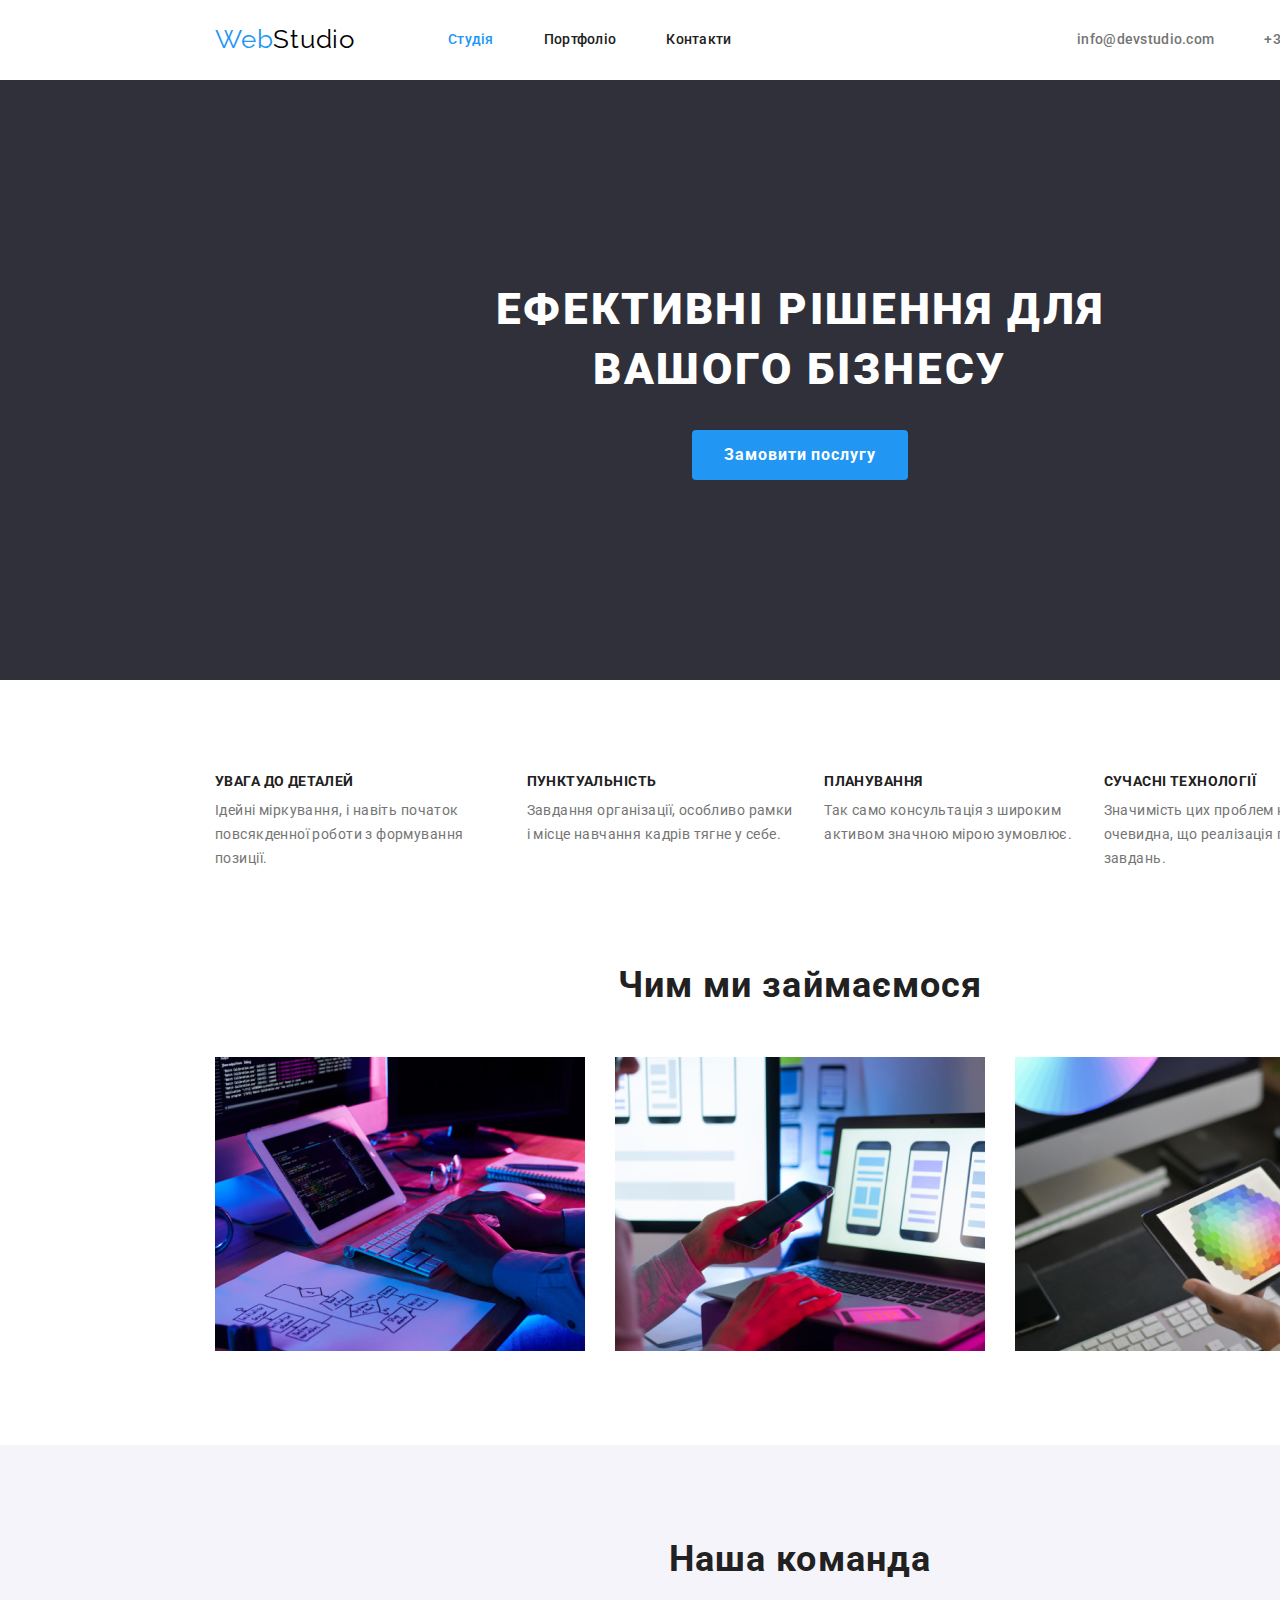
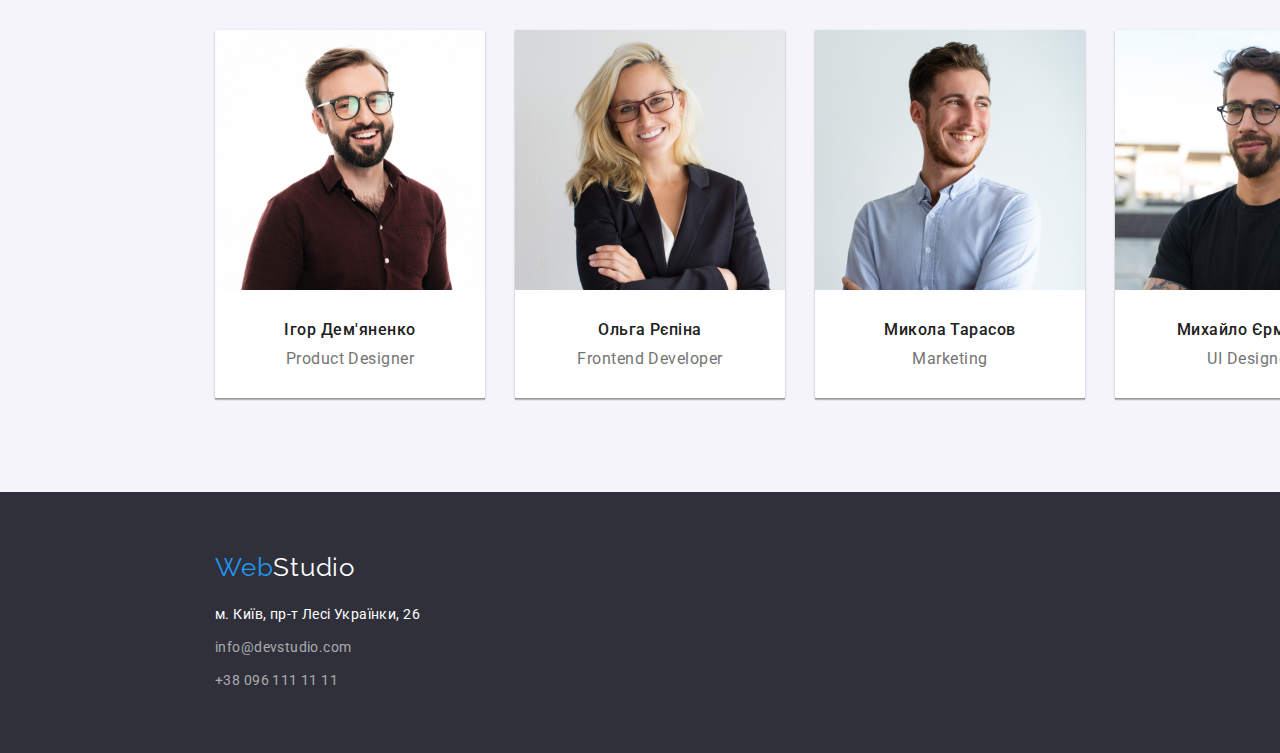
<file: index.html>
<!DOCTYPE html>
<html lang="uk">
  <head>
    <meta charset="UTF-8" />
    <meta http-equiv="X-UA-Compatible" content="IE=edge" />
    <meta name="viewport" content="width=device-width, initial-scale=1.0" />
    <title>Document</title>
    <link rel="stylesheet" href="https://cdnjs.cloudflare.com/ajax/libs/modern-normalize/1.1.0/modern-normalize.min.css
">
    <link rel="stylesheet" href="./css/styles.css" />
    <link rel="preconnect" href="https://fonts.googleapis.com" />
    <link rel="preconnect" href="https://fonts.gstatic.com" crossorigin />
    <link rel="preconnect" href="https://fonts.googleapis.com" />
    <link rel="preconnect" href="https://fonts.gstatic.com" crossorigin />
    <link
      href="https://fonts.googleapis.com/css2?family=Raleway:wght@700&family=Roboto:wght@400;500;700;900&display=swap"
      rel="stylesheet"
    />
  </head>
  <body>
    <header class="head">
      <div class="container header">
        <nav class="head-nav">
          <a href="./index.html" class="logo">Web<span>Studio</span></a>
          <ul class="site-nav">
            <li class="item"><a href="./index.html" class="link current">Студія</a></li>
            <li class="item"><a href="./portfolio.html" class="link">Портфоліо</a></li>
            <li class="item"><a href="#contacts" class="link">Контакти</a></li>
          </ul>
        </nav>
        <ul class="info-link">
          <li class="item">
            <a href="mailto:info@devstudio.com" class="mail">info@devstudio.com</a>
          </li>
          <li class="item"><a href="tel:+380961111111" class="tel">+38 096 111 11 11</a></li>
        </ul>
      </div>
    </header>
    <main>
      <section class="hero">
        <div class="container">
          <h1>ЕФЕКТИВНІ РІШЕННЯ ДЛЯ ВАШОГО БІЗНЕСУ</h1>
          <button class="btn" type="button" class="button">Замовити послугу</button>
        </div>
      </section>
      <section class="section main">
        <div class="container">
          <ul class="main-list">
            <li class="item">
              <h3>УВАГА ДО ДЕТАЛЕЙ</h3>
              <p>
                Ідейні міркування, і навіть початок повсякденної роботи з
                формування позиції.
              </p>
            </li>
            <li class="item">
              <h3>ПУНКТУАЛЬНІСТЬ</h3>
              <p>
                Завдання організації, особливо рамки і місце навчання кадрів тягне
                у себе.
              </p>
            </li>
            <li class="item">
              <h3>ПЛАНУВАННЯ</h3>
              <p>
                Так само консультація з широким активом значною мірою зумовлює.
              </p>
            </li>
            <li class="item">
              <h3>СУЧАСНІ ТЕХНОЛОГІЇ</h3>
              <p>
                Значимість цих проблем настільки очевидна, що реалізація планових
                завдань.
              </p>
            </li>
          </ul>
          </section>
          <section class="section working">
            <div class="container">
            <h2>Чим ми займаємося</h2>
            <ul class="working-list">
              <li class="working-item">
                <img src="./images/box1.jpg" alt="Працюємо на ПК" width="370" />
              </li>
              <li class="working-item">
                <img src="./images/box2.jpg" alt="Працюємо на планшеті" width="370" />
              </li>
              <li class="working-item">
                <img src="./images/box3.jpg" alt="Працюємо на смартфоні" width="370" />
              </li>
            </ul></div>
        </div>
      </section>
      <section class="section profile">
        <div class="container">
          <h2>Наша команда</h2>
          <ul class="profile-list">
            <li class="profile-item">
              <img src="./images/img.jpg" alt="Product Designer" width="270" />
              <h3 class="name">Ігор Дем'яненко</h3>
              <p class="speciality">Product Designer</p>
            </li>
            <li class="profile-item">
              <img src="./images/img1.jpg" alt="Frontend Developer" width="270" />
              <h3 class="name">Ольга Рєпіна</h3>
              <p class="speciality">Frontend Developer</p>
            </li>
            <li class="profile-item">
              <img src="./images/img2.jpg" alt="Marketing" width="270" />
              <h3 class="name">Микола Тарасов</h3>
              <p class="speciality">Marketing</p>
            </li>
            <li class="profile-item">
              <img src="./images/img3.jpg" alt="UI Designer" width="270" />
              <h3 class="name">Михайло Єрмаков</h3>
              <p class="speciality">UI Designer</p>
            </li>
          </ul>
        </div>
      </section>
    </main>
    <footer class="footer">
      <div class="container">
        <a href="./index.html" class="logo-footer">Web<span>Studio</span></a>
      <address id="contacts" class="address">
        м. Київ, пр-т Лесі Українки, 26
        <a href="mailto:info@devstudio.com" class="mail-foot"
          >info@devstudio.com</a
        >
        <a href="tel:+380961111111" class="tel-foot">+38 096 111 11 11</a>
      </address>
      </div>
    </footer>
  </body>
</html>
</file>
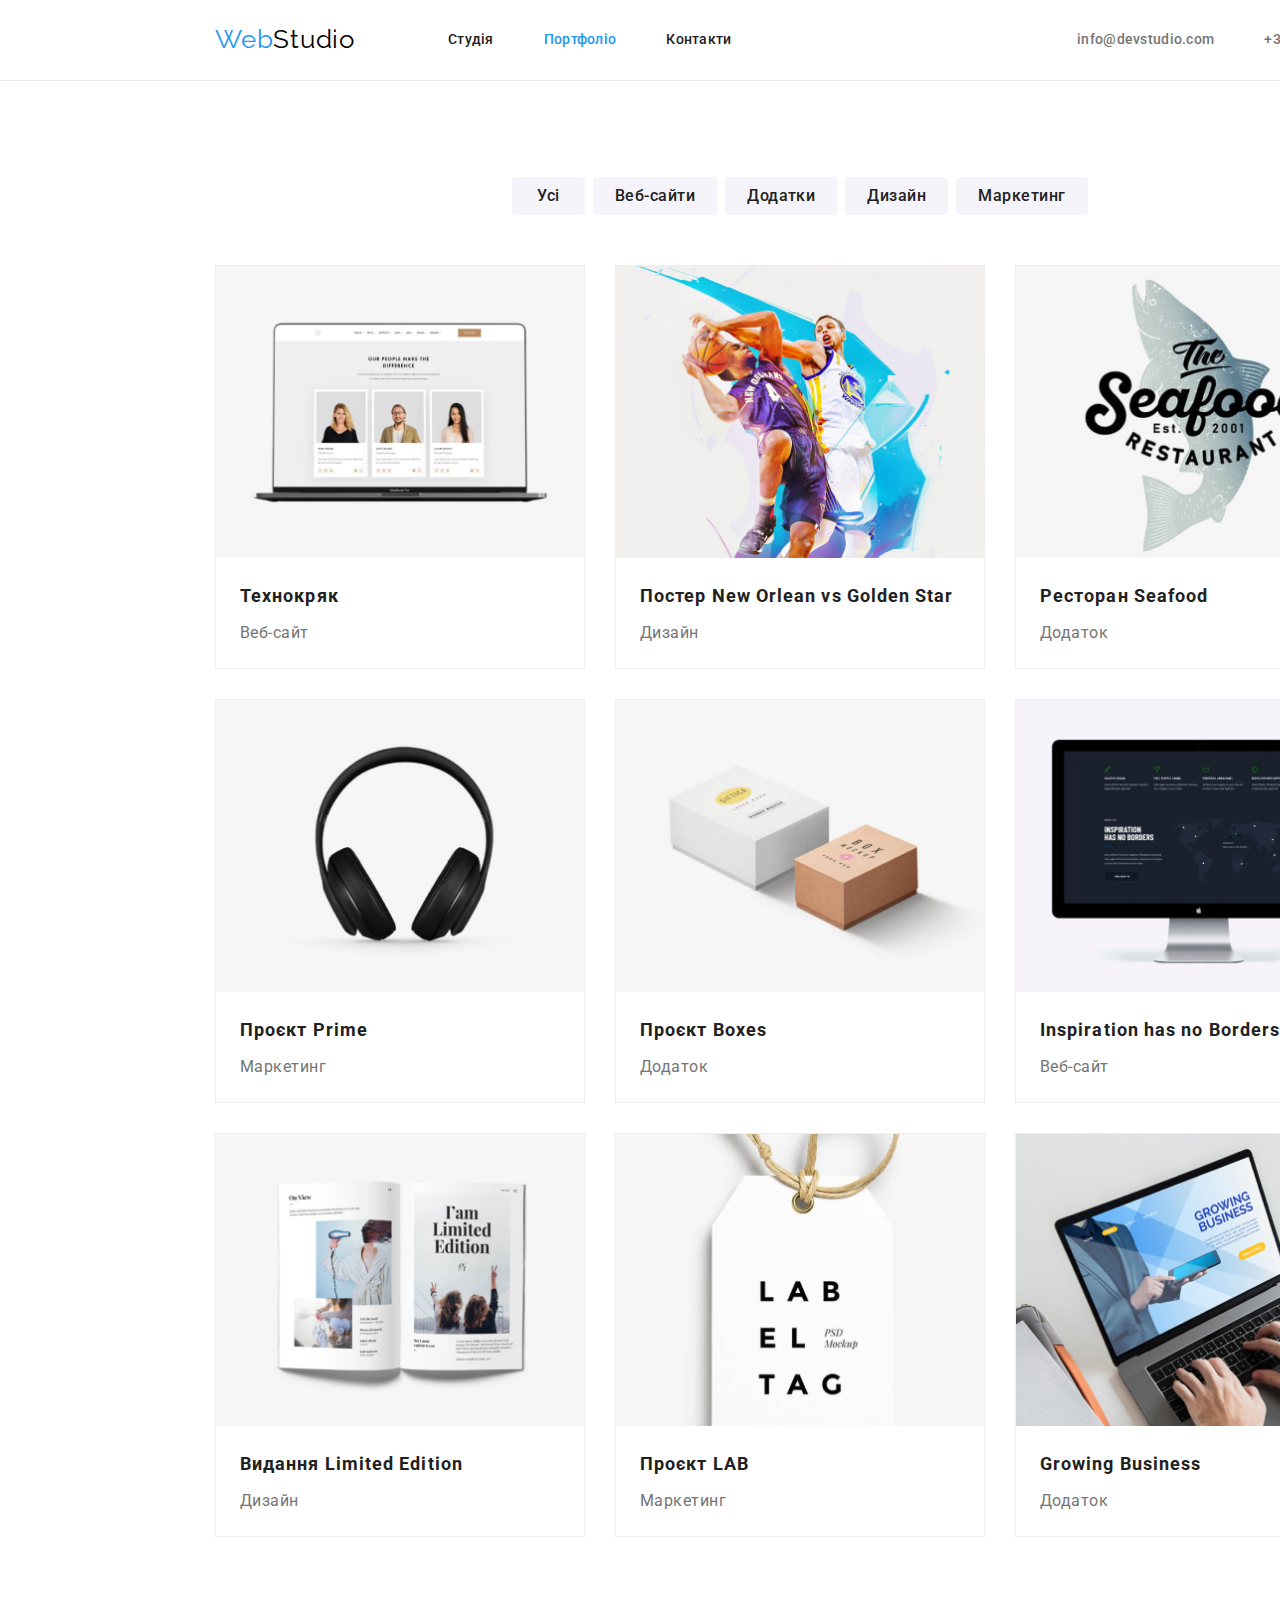
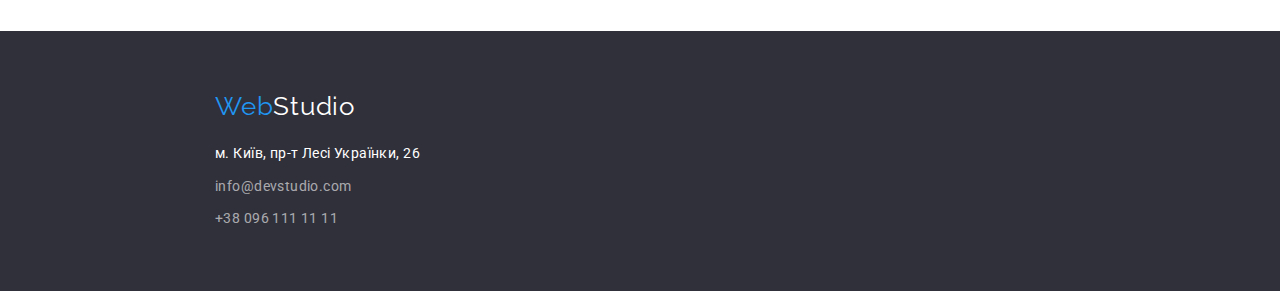
<file: portfolio.html>
<!DOCTYPE html>
<html lang="uk">
  <head>
    <meta charset="UTF-8" />
    <meta http-equiv="X-UA-Compatible" content="IE=edge" />
    <meta name="viewport" content="width=device-width, initial-scale=1.0" />
    <title>Document</title>
    <link rel="stylesheet" href="https://cdnjs.cloudflare.com/ajax/libs/modern-normalize/1.1.0/modern-normalize.min.css



">
    <link rel="stylesheet" href="./css/styles.css" />
    <link
      href="https://fonts.googleapis.com/css2?family=Raleway:wght@700&family=Roboto:wght@100;300;400;500;700;900&display=swap"
      rel="stylesheet"
    />
  </head>

  <body>
    <header class="head-portfolio">
      <div class="container header">
        <nav class="head-nav">
          <a href="./index.html" class="logo">Web<span>Studio</span></a>
          <ul class="site-nav">
            <li class="item"><a href="./index.html" class="link">Студія</a></li>
            <li class="item"><a href="./portfolio.html" class="link current">Портфоліо</a></li>
            <li class="item"><a href="#contacts" class="link">Контакти</a></li>
          </ul>
        </nav>
        <ul class="info-link">
          <li class="item">
            <a href="mailto:info@devstudio.com" class="mail">info@devstudio.com</a>
          </li>
          <li class="item"><a href="tel:+380961111111" class="tel">+38 096 111 11 11</a></li>
        </ul>
      </div>
    </header>
    <main>
      <section class="section portfolio">
        <div class="container">
          <ul class="list-button">
          <li class="item-btn">
            <button class="btn-list first" type="button">Усі</button>
          </li>
          <li class="item-btn">
            <button class="btn-list" type="button">Веб-сайти</button>
          </li>
          <li class="item-btn">
            <button class="btn-list" type="button">Додатки</button>
          </li>
          <li class="item-btn">
            <button class="btn-list" type="button">Дизайн</button>
          </li>
          <li class="item-btn">
            <button class="btn-list" type="button">Маркетинг</button>
          </li>
        </ul>
        <ul class="list-project">
          <li class="project-item">
            <a href="" class="project-link">
              <img src="./images/img4.jpg" alt="Відкритий веб-сайт" width="370" />
              <h2 class="project">Технокряк</h2>
              <p class="type-project">Веб-сайт</p>
            </a> 
          </li>
          <li class="project-item">
            <a href="" class="project-link">
              <img src="./images/img5.jpg" alt="Постер з баскетболістами" width="370" />
              <h2 class="project">Постер New Orlean vs Golden Star</h2>
              <p class="type-project">Дизайн</p>
            </a>   
          </li>
          <li class="project-item">
            <a href="" class="project-link">
              <img src="./images/img6.jpg" alt="Логоти ресторану" width="370" />
              <h2 class="project">Ресторан Seafood</h2>
              <p class="type-project">Додаток</p>
            </a>
          </li>
          <li class="project-item">
            <a href="" class="project-link">
              <img src="./images/img7.jpg" alt="Навушники" width="370" />
              <h2 class="project">Проєкт Prime</h2>
              <p class="type-project">Маркетинг</p>
            </a>
          </li>
          <li class="project-item">
            <a href="" class="project-link">
              <img src="./images/img8.jpg" alt="Коробкт" width="370" />
              <h2 class="project">Проєкт Boxes</h2>
              <p class="type-project">Додаток</p>
            </a>
          </li>
          <li class="project-item">
            <a href="" class="project-link">
              <img src="./images/img9.jpg" alt="Відкритий веб-сайт" width="370" />
              <h2 class="project">Inspiration has no Borders</h2>
              <p class="type-project">Веб-сайт</p>
            </a>
          </li>
          <li class="project-item">
            <a href="" class="project-link">
              <img src="./images/img10.jpg" alt="Відкритий журнал" width="370" />
              <h2 class="project">Видання Limited Edition</h2>
              <p class="type-project">Дизайн</p>
            </a>
          </li>
          <li class="project-item">
            <a href="" class="project-link">
                <img src="./images/img11.jpg" alt="Бірка з логотипом" width="370" />
                <h2 class="project">Проєкт LAB</h2>
                <p class="type-project">Маркетинг</p>
            </a>
          </li>
          <li class="project-item">
            <a href="" class="project-link">
              <img src="./images/img12.jpg" alt="Відкрита веб-сторінка" width="370" />
              <h2 class="project">Growing Business</h2>
              <p class="type-project">Додаток</p>
            </a>
          </li>
        </ul>
        </div>
        
      </section>
    </main>
    <footer class="footer">
      <div class="container">
        <a href="./index.html" class="logo-footer">Web<span>Studio</span></a>
      <address id="contacts" class="address">
        м. Київ, пр-т Лесі Українки, 26
        <a href="mailto:info@devstudio.com" class="mail-foot"
          >info@devstudio.com</a>
        <a href="tel:+380961111111" class="tel-foot">+38 096 111 11 11</a>
      </address>
      </div>
    </footer>
  </body>
</html>
</file>
<file: css/styles.css>
:root {
    --primary-text-color: #212121;
    --text-color: #757575;
    --accent-color: #2196F3;
    --dark-background-color: #2F303A;
}
body {
    font-family: 'Roboto', sans-serif;
    color: var(--primary-text-color);
}
h1, h2, h3 {
    margin-top: 0;
    margin-bottom: 0;
    padding: 0;
}
a {
    text-decoration: none;
    color: inherit;
}

p {
    margin: 0;
}

ul,
ol {
    list-style: none;
    padding: 0;
    margin: 0;
}

img {
    display: block;
    max-width: 100%;
    height: auto;
}

button {
    font-family: inherit;
    border: none;

}
/* Загальні класи */
.container {
    margin-left: 200px;
    margin-right: 200px;
    width: 1200px;
    padding-left: 15px;
    padding-right: 15px;
    /* outline: 2px solid red; */
}
.section {
    padding-top: 0;
    padding-bottom: 94px;

}
/* Хедер */
.head {
    background-color: #fff;
}
.header {
    display: flex;
}
.head li {
    list-style-type: none;
}
.head-nav {
    display: flex;
    align-items: center;
}

.logo {
    font-family: Raleway;
    color: var(--accent-color);
    text-decoration: none;
    font-size: 26px;
    line-height: 1.2;
    letter-spacing: 0.03em;
    padding-top: 24px;
    padding-bottom: 24px;
}
.logo span {
    color: #000;
   
}
.site-nav a {
    display: block;
    color: var(--primary-text-color);
    text-decoration: none; 
    padding-top: 32px;
    padding-bottom: 32px;
}
.site-nav .item:not(:last-child) {
    margin-right: 50px;
}
.site-nav {
    font-weight: 500;
    font-size: 14px;
    line-height: 1.14;
    letter-spacing: 0.02em;
    display: flex;
    margin-left: 93px;
}
.site-nav .link:hover {
    color: var(--accent-color);
}
.site-nav .link.current {
    color: var(--accent-color);
}
.site-nav .link:focus {
    color: var(--accent-color);
}
.info-link {
    font-weight: 500;
    font-size: 14px;
    line-height: 1.14;
    letter-spacing: 0.02em;
    display: flex;
    align-items: center;
    margin-left: auto;
}
.info-link .item:not(:last-child) {
    margin-right: 50px;
}
.info-link a {
    color: var(--text-color);
    text-decoration: none;
    padding-top: 32px;
    padding-bottom: 32px;
}
.info-link .mail:hover {
    color: var(--accent-color);
}
.info-link .tel:hover {
    color: var(--accent-color);
}
.info-link .mail:focus {
    color: var(--accent-color);
}
.info-link .tel:focus {
    color: var(--accent-color);
}
/* Основна частина */
.hero {
    background-color: var(--dark-background-color);
    text-align: center;
    padding-top: 200px;
    padding-bottom: 200px;
    width: 1600px;
}
.hero h1 {
    margin-right: auto;
    margin-left: auto;
    margin-bottom: 30px;
    color: #fff;
    font-weight: 900;
    font-size: 44px;
    line-height: 1.36;
    letter-spacing: 0.06em;
    width: 696px;

}


.btn {
    border-radius: 4px;
    padding: 10px 32px;
    min-width: 216px;
    background-color: var(--accent-color);
    color: #fff;
    font-weight: 700;
    font-size: 16px;
    line-height: 1.87;
    letter-spacing: 0.06em;
    border: 0;
    cursor: pointer;
}
.btn:focus,
.btn:hover {
    background-color: #188CE8 ;
}
.main {
    padding-top: 94px;
}
.main h3 {
   color: var(--primary-text-color); 
   font-size: 14px;
   line-height: 1.14;
   letter-spacing: 0.03em;
   padding-bottom: 10px;
}
.main p {
    color: var(--text-color);
    font-size: 14px;
    line-height: 1.7;
    letter-spacing: 0.03em;
}
.main li {
    list-style-type: none;
}
.main-list {
    display: flex;
}
.item:not(:last-child) {
    margin-right: 30px;
}
.main-list.item {
    width: 270px;
}
   
.working h2 {
    font-size: 36px;
    line-height: 1.16;
    letter-spacing: 0.03em;
    text-align: center;
    padding-bottom: 50px;
}
.working-list {
    display: flex;
}
.working-item:not(:last-child) {
    margin-right: 30px;
}
.working li {
    list-style-type: none;
}
.profile{
    background-color: #F5F4FA;
    
}
.profile h2 {
    font-size: 36px;
    line-height: 1.16;
    letter-spacing: 0.03em;
    text-align: center;
    padding-bottom: 50px;
    padding-top: 94px;
}

.name {
    color: var(--primary-text-color);
    font-weight: 500;
    font-size: 16px;
    line-height: 1.19;
    letter-spacing: 0.03em;
    padding-top: 30px;
    padding-bottom: 10px;
    background-color: #fff;
}
.speciality {
    color: var(--text-color);
    font-size: 16px;
    line-height: 1.19;
    letter-spacing: 0.03em;
    padding-bottom: 30px;
    background-color: #fff;
    border-radius: 0px 0px 4px 4px;
    
}
.profile-list {
    list-style-type: none;
    background-color: #F5F4FA;
    display: flex;
    text-align: center;
    
}
.profile-item {
    width: 270px;
    box-shadow: 0px 1px 3px rgba(0, 0, 0, 0.12), 0px 1px 1px rgba(0, 0, 0, 0.14), 0px 2px 1px rgba(0, 0, 0, 0.2);
    
}
.profile-item:not(:last-child) {
    margin-right: 30px;
}
/* Футер */
.footer {
    background-color: var(--dark-background-color);
    padding-top: 60px;
    padding-bottom: 60px;
    max-width: 1600px;
    
}
.logo-footer {
    color:var(--accent-color) ;
    font-family: 'Raleway';
    text-decoration: none;
    font-size: 26px;
    line-height: 1.19;
    letter-spacing: 0.03em;
}
.logo-footer span {
    color: #FFFFFF;
    font-family: 'Raleway';
    text-decoration: none;
}
.address {
    font-family: 'Roboto';
    font-style: normal;
    color: #fff;
    font-size: 14px;
    line-height: 1.7;
    letter-spacing: 0.03em;
    margin-top: 20px;
}
.address a {
    color: rgba(255, 255, 255, 0.6);
    text-decoration: none;
    display: block;
    margin-top: 9px;
}
.address a:hover {
    color: var(--accent-color);
}
.address a:focus {
    color: var(--accent-color);
}
/* Портфоліо */
.head-portfolio {
    border-bottom: 1px solid #ECECEC;
    
}

.list-button {
    padding-top: 96px;
    padding-bottom: 50px;
    display: flex;
    justify-content: center;
}
.btn-list {
    height: 38px;
    padding: 6px 22px;
}
.btn-list.first {
    padding: 6px 25px;
    
}
.item-btn:not(:last-child) {
    margin-right: 8px;
}
.portfolio ul {
    list-style-type: none;
}
.list-button button {
    border-radius: 4px;
    border-color: #F5F4FA;
    background-color: #F5F4FA;
    color: var(--primary-text-color);
    font-weight: 500;
    font-size: 16px;
    line-height: 1.6;
    letter-spacing: 0.03em;
    cursor: pointer;
    font-family: 'Roboto';
}
.list-button button:focus {
    background-color: var(--accent-color);
    color: #FFFFFF;
}
.list-button button:hover {
    background-color: var(--accent-color);
        color: #FFFFFF;
}
.list-project a {
    text-decoration: none;
}
.list-project {
    display: flex;
    flex-wrap: wrap;
}
.project-item {
    width: 370px;
    height: 404px;
    margin-right: 30px;
    border: 1px solid #EEEEEE;
    margin-bottom: 30px;
}
.project-item:nth-last-child(-n + 3) {
    margin-bottom: 0;
}
.project-item:nth-child(3n) {
    margin-right: 0;
}
.project-link {

}
.project {
    font-size: 18px;
    line-height: 2;
    letter-spacing: 0.06em;
    color: var(--primary-text-color);
    margin-top: 20px;
    margin-left: 24px;
}
.type-project {
    font-size: 16px;
    line-height: 30px;  
    letter-spacing: 0.03em;
    color: var(--text-color);
    margin-top: 4px;
    margin-left: 24px;
}
</file>
